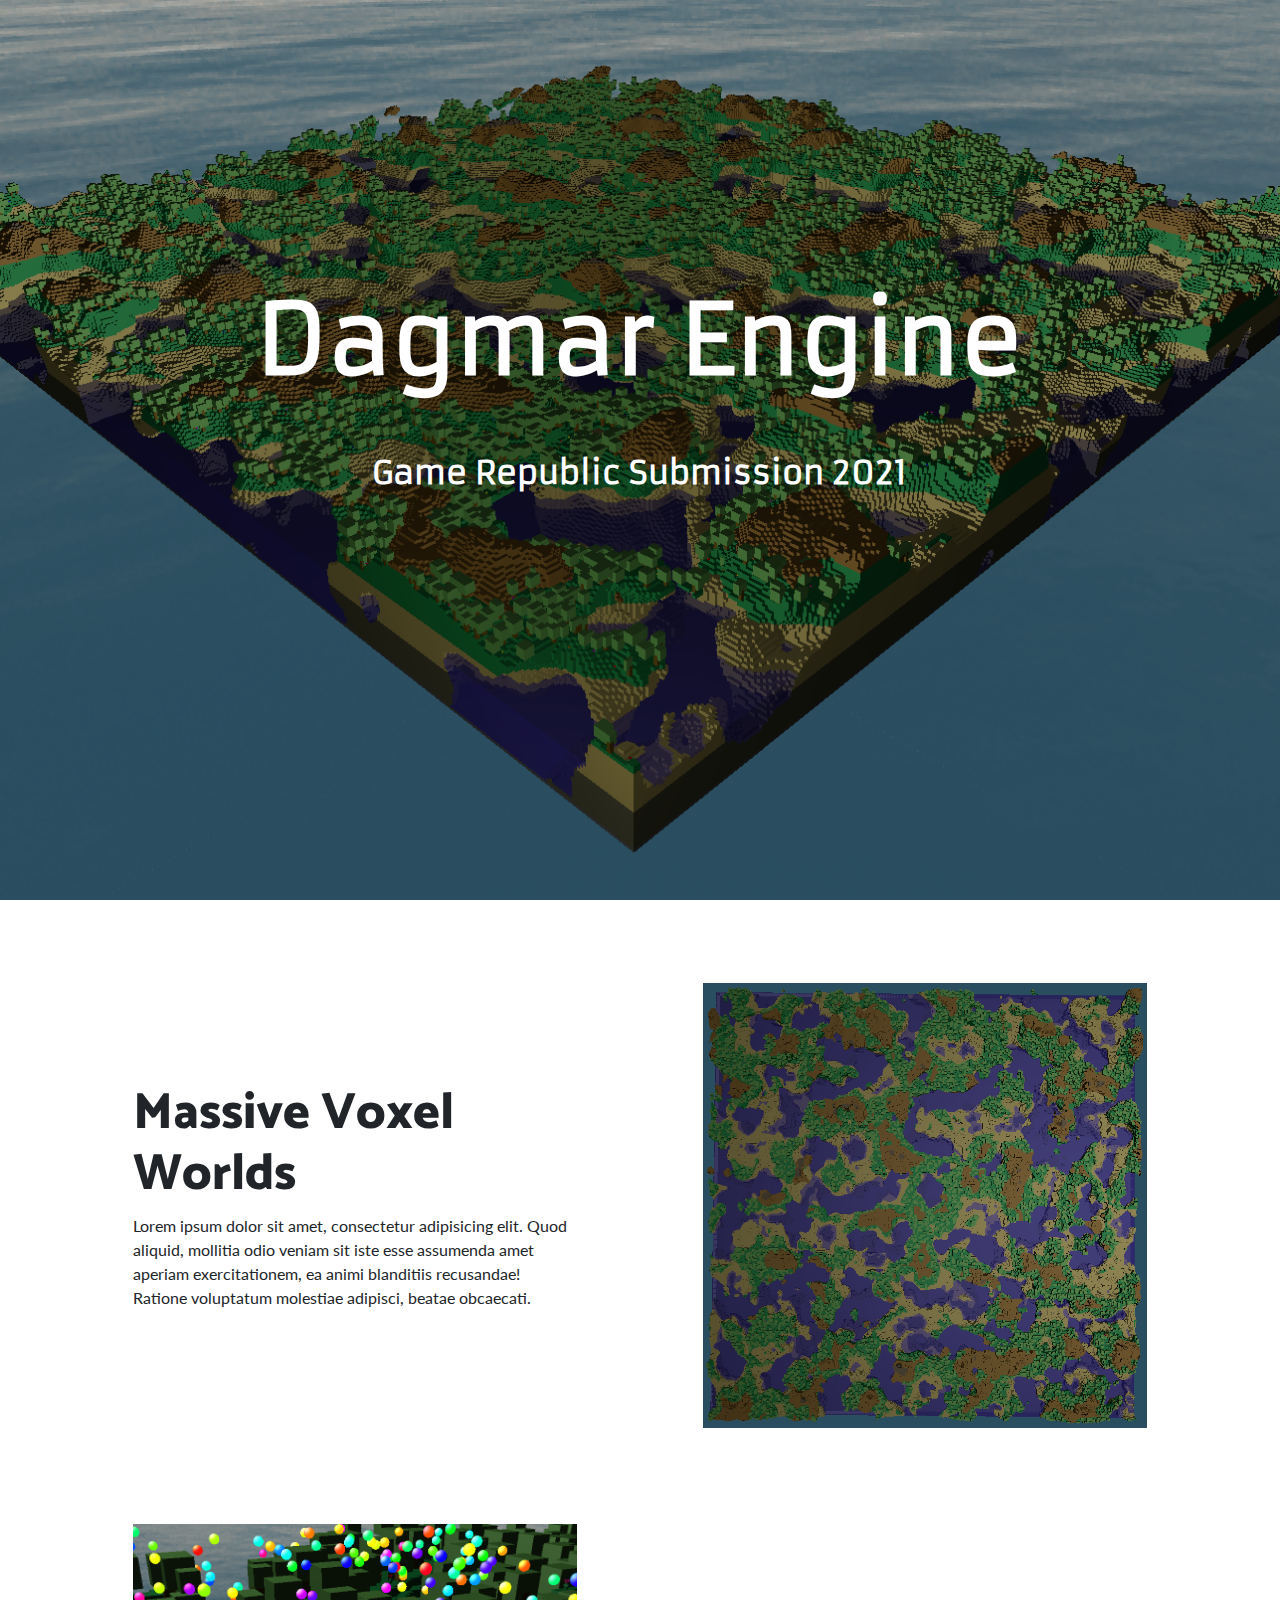
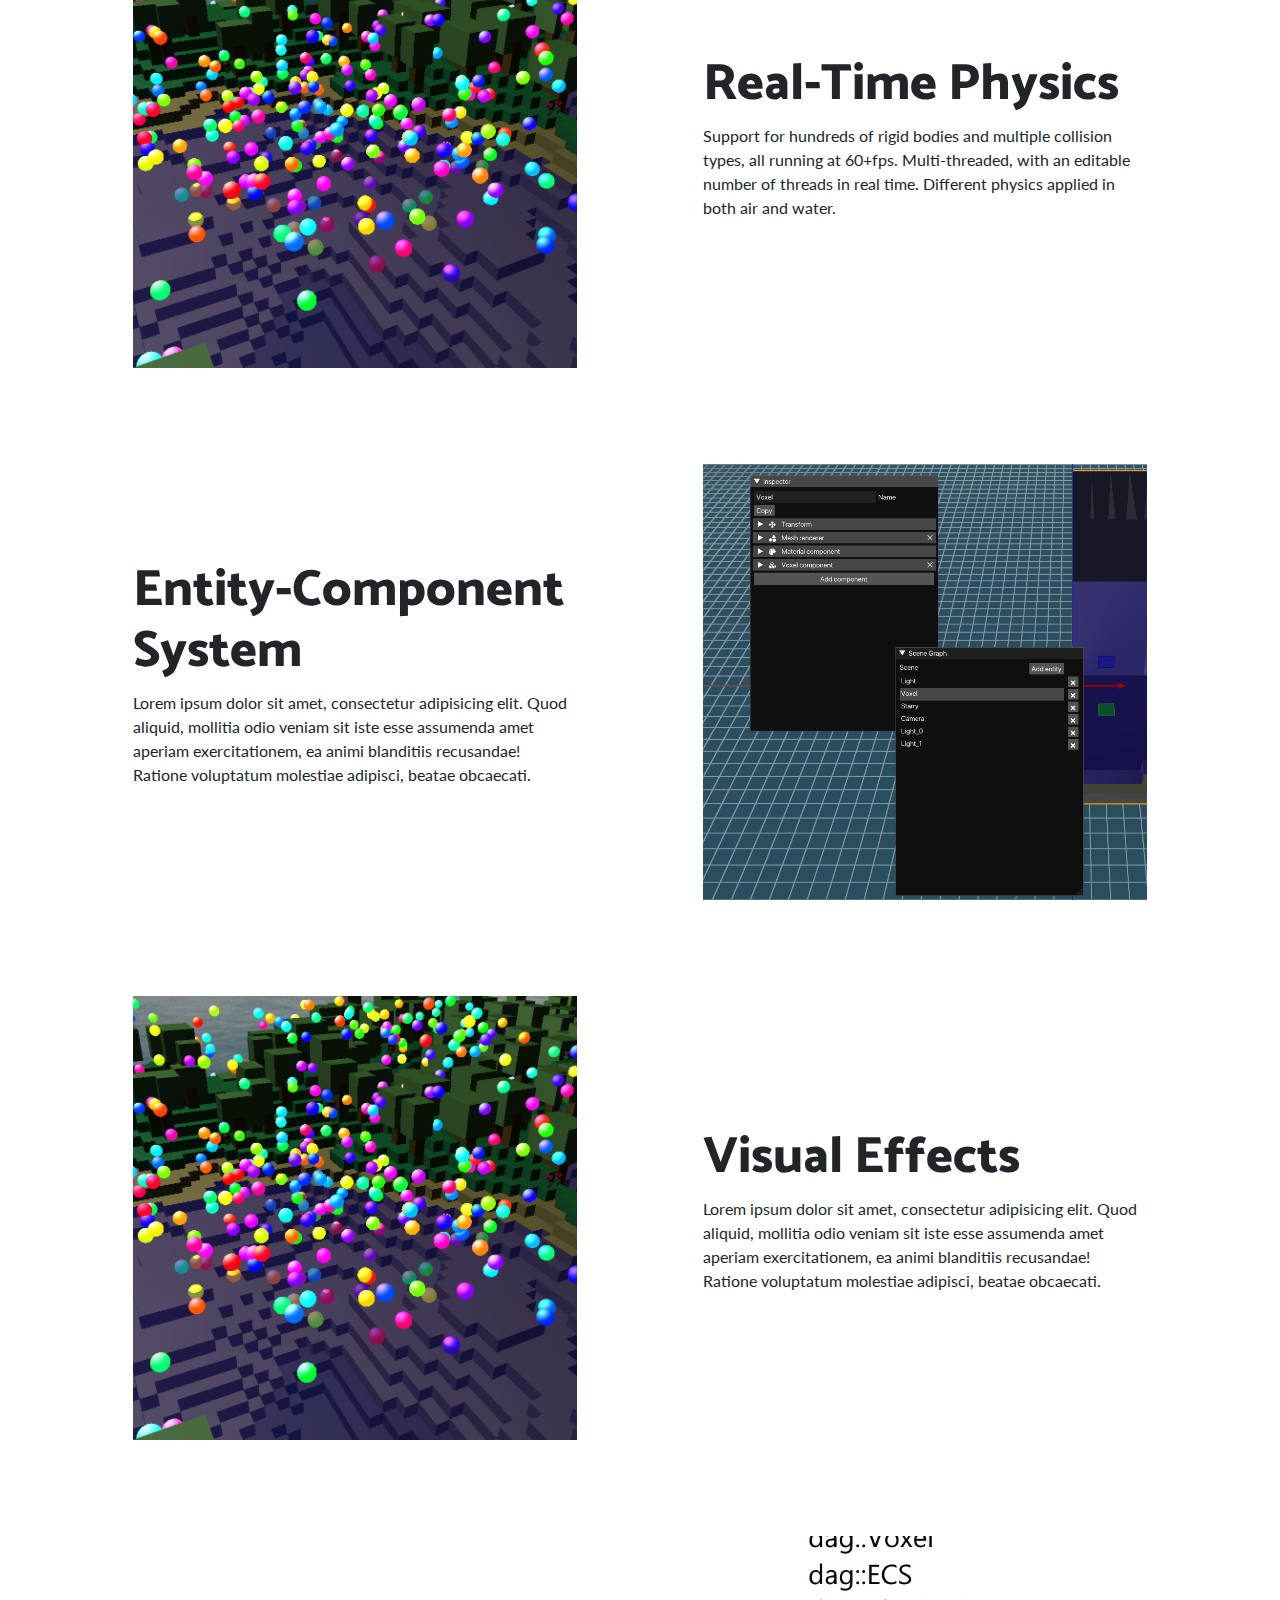
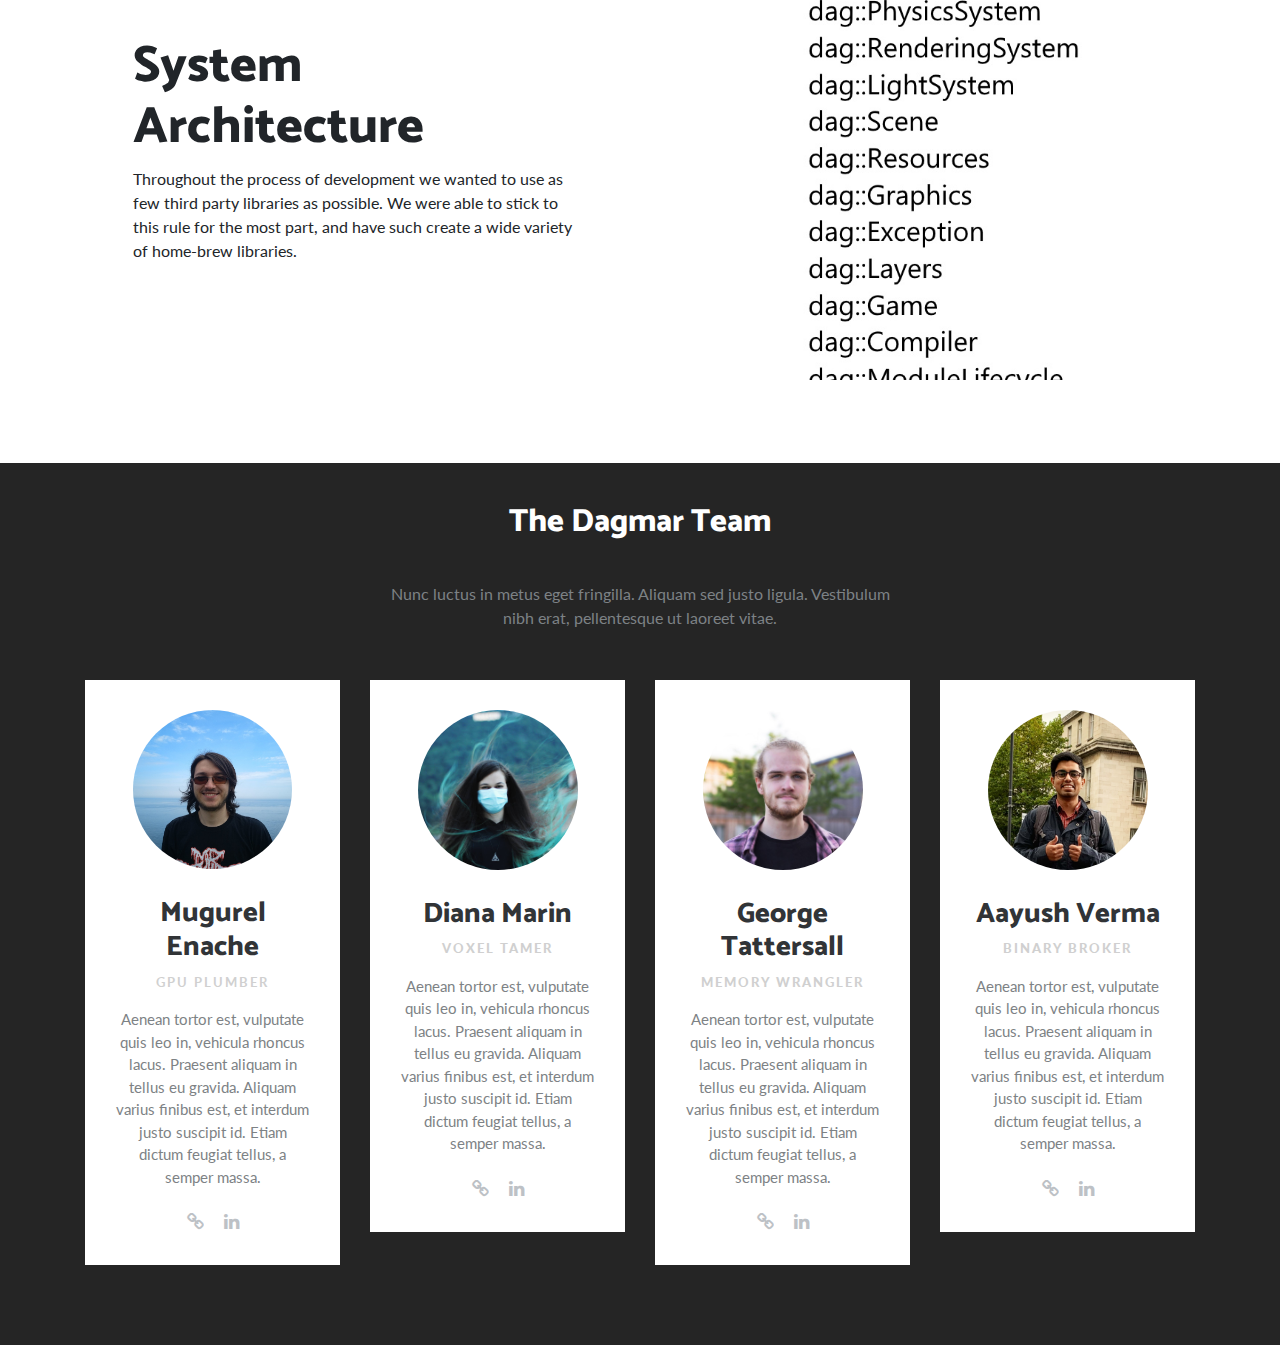
<file: index.html>
<!DOCTYPE html><html><head><meta charset="utf-8"><meta name="viewport" content="width=device-width, initial-scale=1.0, shrink-to-fit=no"><title>Home - Brand</title><link rel="stylesheet" href="assets/bootstrap/css/bootstrap.min.css"><link rel="stylesheet" href="https://fonts.googleapis.com/css?family=Catamaran:100,200,300,400,500,600,700,800,900"><link rel="stylesheet" href="https://fonts.googleapis.com/css?family=Lato:100,100i,300,300i,400,400i,700,700i,900,900i"><link rel="stylesheet" href="https://fonts.googleapis.com/css?family=Archivo+Black"><link rel="stylesheet" href="https://fonts.googleapis.com/css?family=Armata"><link rel="stylesheet" href="https://cdnjs.cloudflare.com/ajax/libs/font-awesome/4.7.0/css/font-awesome.min.css"><link rel="stylesheet" href="assets/css/styles.min.css"></head><body><header class="text-center text-white masthead" style="height: 100vh;padding: 0px;"><div class="d-xl-flex masthead-content" style="height: 100%;background: url(&quot;assets/img/voxel_0.png&quot;) center / cover, #000000;padding: 0;padding-top: 283px;"><div class="container" style="padding-left: 14px;"><h1 class="masthead-heading mb-0" style="font-family: Armata, sans-serif;padding-bottom: 56px;">Dagmar Engine</h1><h1 class="masthead-heading mb-0" style="font-family: Armata, sans-serif;font-size: 32px;">Game Republic Submission 2021</h1></div></div></header><section id="voxel" style="padding-top: 35px;"><div class="container homepage_container" style="position: relative;transform: initial;perspective: initial;filter: initial;"><a class="stretched-link" href="Voxels.html"></a><div class="row align-items-center"><div class="col-lg-6 order-lg-2" style="text-decoration: none;"><div class="p-5" style="text-decoration: none;"><img class="img-fluid" src="assets/img/voxel_1.png" style="text-decoration: none;"></div></div><div class="col-lg-6 order-lg-1"><div class="p-5"><h2 class="display-4" style="font-size: 51px;">Massive Voxel Worlds</h2><p>Lorem ipsum dolor sit amet, consectetur adipisicing elit. Quod aliquid, mollitia odio veniam sit iste esse assumenda amet aperiam exercitationem, ea animi blanditiis recusandae! Ratione voluptatum molestiae adipisci, beatae obcaecati.</p></div></div></div></div></section><section id="physics"><div class="container homepage_container" style="position: relative;transform: initial;perspective: initial;filter: initial;"><a class="stretched-link" href="Physics.html"></a><div class="row align-items-center"><div class="col-lg-6 order-lg-1"><div class="p-5"><img class="img-fluid" src="assets/img/physics_9.png"></div></div><div class="col-lg-6 order-lg-2"><div class="p-5"><h2 class="display-4" style="font-size: 51px;">Real-Time Physics</h2><p>Support for hundreds of rigid bodies and multiple collision types, all running at 60+fps. Multi-threaded, with an editable number of threads in real time. Different physics applied in both air and water.</p></div></div></div></div></section><section id="ecs"><div class="container homepage_container" style="position: relative;transform: initial;perspective: initial;filter: initial;"><a class="stretched-link" href="ECS.html"></a><div class="row align-items-center"><div class="col-lg-6 order-lg-2"><div class="p-5"><img class="img-fluid" src="assets/img/ecs.png"></div></div><div class="col-lg-6 order-lg-1"><div class="p-5"><h2 class="display-4" style="font-size: 51px;">Entity-Component System</h2><p>Lorem ipsum dolor sit amet, consectetur adipisicing elit. Quod aliquid, mollitia odio veniam sit iste esse assumenda amet aperiam exercitationem, ea animi blanditiis recusandae! Ratione voluptatum molestiae adipisci, beatae obcaecati.</p></div></div></div></div></section><section id="rendering"><div class="container homepage_container" style="position: relative;transform: initial;perspective: initial;filter: initial;"><a class="stretched-link" id="rendering" href="Rendering.html"></a><div class="row align-items-center"><div class="col-lg-6 order-lg-1"><div class="p-5"><img class="img-fluid" src="assets/img/physics_9.png"></div></div><div class="col-lg-6 order-lg-2"><div class="p-5"><h2 class="display-4" style="font-size: 51px;">Visual Effects</h2><p>Lorem ipsum dolor sit amet, consectetur adipisicing elit. Quod aliquid, mollitia odio veniam sit iste esse assumenda amet aperiam exercitationem, ea animi blanditiis recusandae! Ratione voluptatum molestiae adipisci, beatae obcaecati.</p></div></div></div></div></section><section id="architecture" class="homepage_card" style="padding-bottom: 35px;"><div class="container homepage_container"><a class="stretched-link" href="Physics.html"></a><div class="row align-items-center homepage_container"><div class="col-lg-6 order-lg-2"><div class="p-5"><img class="img-fluid" src="assets/img/dag_modules.jpg"></div></div><div class="col-lg-6 order-lg-1"><div class="p-5"><h2 class="display-4" style="font-size: 51px;">System Architecture</h2><p>Throughout the process of development we wanted to use as few third party libraries as possible. We were able to stick to this rule for the most part, and have such create a wide variety of home-brew libraries.</p></div></div></div></div></section><!-- Start: Team Boxed --><section class="team-boxed" style="background: rgb(37,37,37);"><div class="container"><!-- Start: Intro --><div class="intro"><h2 class="text-center" style="color: rgb(255,255,255);">The Dagmar Team</h2><p class="text-center">Nunc luctus in metus eget fringilla. Aliquam sed justo ligula. Vestibulum nibh erat, pellentesque ut laoreet vitae.</p></div><!-- End: Intro --><!-- Start: People --><div class="row row-cols-xl-4 people"><div class="col-md-6 col-lg-4 item"><div class="box"><img class="rounded-circle" src="assets/img/mugurel.jpg"><h3 class="name">Mugurel Enache</h3><p class="title">GPU Plumber</p><p class="description">Aenean tortor est, vulputate quis leo in, vehicula rhoncus lacus. Praesent aliquam in tellus eu gravida. Aliquam varius finibus est, et interdum justo suscipit id. Etiam dictum feugiat tellus, a semper massa. </p><div class="social"><a href="#"><i class="fa fa-link"></i></a><a href="#"><i class="fa fa-linkedin"></i></a></div></div></div><div class="col-md-6 col-lg-4 item"><div class="box"><img class="rounded-circle" src="assets/img/diana.jpg"><h3 class="name">Diana Marin</h3><p class="title"><strong>Voxel tamer</strong><br></p><p class="description">Aenean tortor est, vulputate quis leo in, vehicula rhoncus lacus. Praesent aliquam in tellus eu gravida. Aliquam varius finibus est, et interdum justo suscipit id. Etiam dictum feugiat tellus, a semper massa. </p><div class="social"><a href="#"><i class="fa fa-link"></i></a><a href="#"><i class="fa fa-linkedin"></i></a></div></div></div><div class="col-md-6 col-lg-4 item"><div class="box"><img class="rounded-circle" src="assets/img/Me.jpg"><h3 class="name">George Tattersall</h3><p class="title"><strong>memory wrangler</strong><br></p><p class="description">Aenean tortor est, vulputate quis leo in, vehicula rhoncus lacus. Praesent aliquam in tellus eu gravida. Aliquam varius finibus est, et interdum justo suscipit id. Etiam dictum feugiat tellus, a semper massa. </p><div class="social"><a href="#"><i class="fa fa-link"></i></a><a href="#"><i class="fa fa-linkedin"></i></a></div></div></div><div class="col-md-6 col-lg-4 item"><div class="box"><img class="rounded-circle" src="assets/img/aayush.jpg"><h3 class="name">Aayush Verma</h3><p class="title"><strong>Binary broker</strong><br></p><p class="description">Aenean tortor est, vulputate quis leo in, vehicula rhoncus lacus. Praesent aliquam in tellus eu gravida. Aliquam varius finibus est, et interdum justo suscipit id. Etiam dictum feugiat tellus, a semper massa. </p><div class="social"><a href="#"><i class="fa fa-link"></i></a><a href="#"><i class="fa fa-linkedin"></i></a></div></div></div></div><!-- End: People --></div></section><!-- End: Team Boxed --><script src="https://cdnjs.cloudflare.com/ajax/libs/jquery/3.5.1/jquery.min.js"></script><script src="https://cdnjs.cloudflare.com/ajax/libs/twitter-bootstrap/4.6.0/js/bootstrap.bundle.min.js"></script></body></html>
</file>
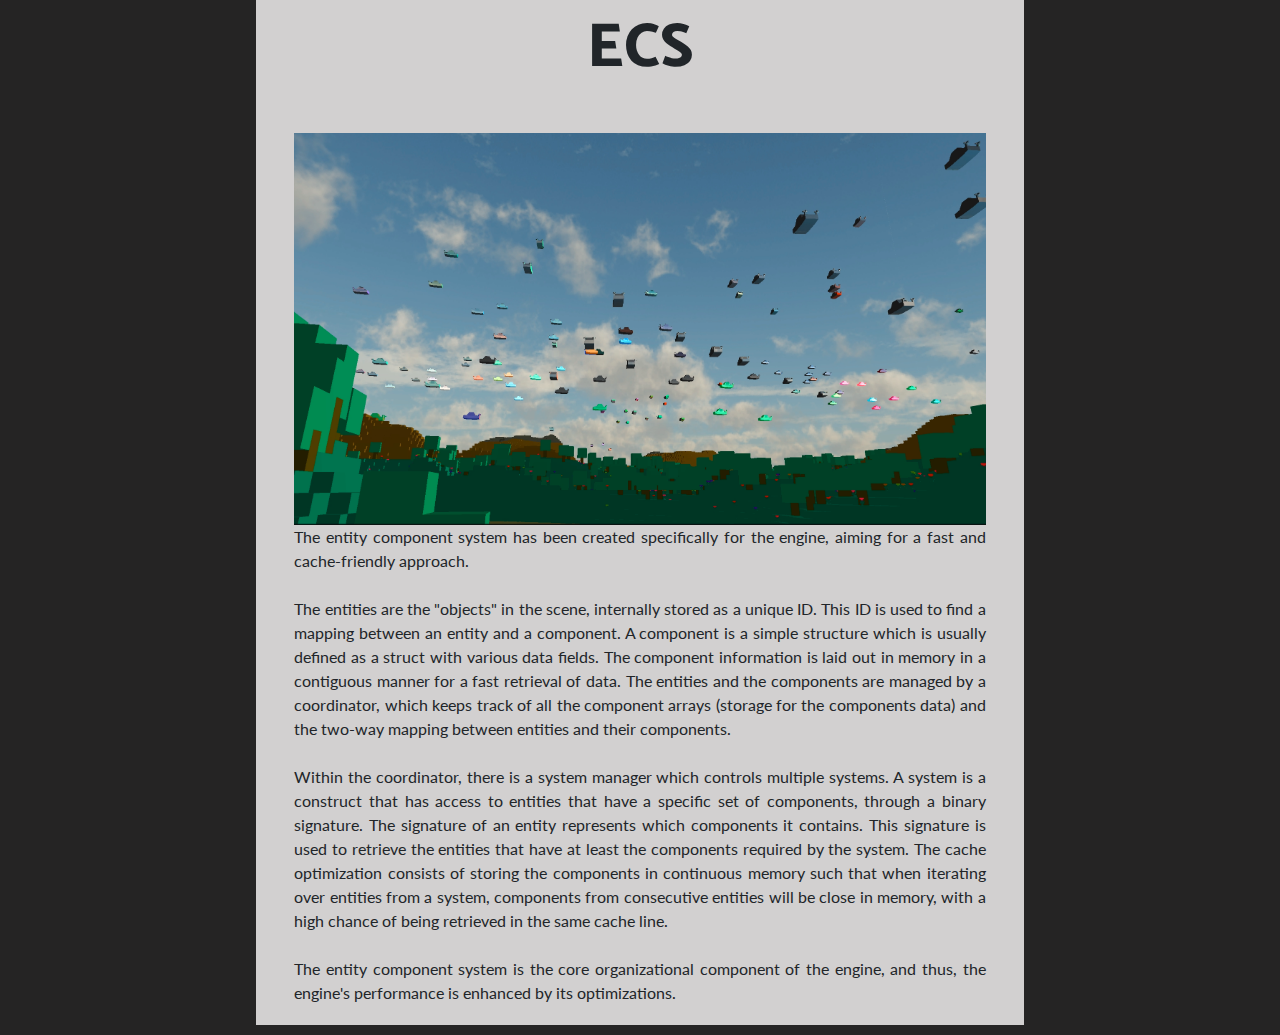
<file: ECS.html>
<!DOCTYPE html><html><head><meta charset="utf-8"><meta name="viewport" content="width=device-width, initial-scale=1.0, shrink-to-fit=no"><title>dagmar_website</title><link rel="stylesheet" href="assets/bootstrap/css/bootstrap.min.css"><link rel="stylesheet" href="https://fonts.googleapis.com/css?family=Catamaran:100,200,300,400,500,600,700,800,900"><link rel="stylesheet" href="https://fonts.googleapis.com/css?family=Lato:100,100i,300,300i,400,400i,700,700i,900,900i"><link rel="stylesheet" href="https://fonts.googleapis.com/css?family=Archivo+Black"><link rel="stylesheet" href="https://fonts.googleapis.com/css?family=Armata"><link rel="stylesheet" href="https://cdnjs.cloudflare.com/ajax/libs/font-awesome/4.7.0/css/font-awesome.min.css"><link rel="stylesheet" href="assets/css/styles.min.css"></head><body style="color: rgb(33,37,41);"><section class="d-flex d-sm-flex d-md-flex d-lg-flex d-xl-flex justify-content-center justify-content-sm-center justify-content-md-center justify-content-lg-center" style="width: 100%;height: auto;background: #252424;color: rgb(33, 37, 41);padding-bottom: 10px;min-height: 100vh;margin-bottom: 0px;"><div class="d-sm-flex d-md-flex flex-column align-items-sm-center justify-content-md-center justify-content-xl-start detail_page" style="background: rgb(210,208,208);padding-bottom: 0px;"><header class="d-flex d-sm-flex d-xl-flex justify-content-center justify-content-sm-center justify-content-xl-center align-items-xl-center" style="width: 100%;background: rgba(255,255,255,0);height: auto;position: relative;padding-top: 12px;"><h1 class="d-md-flex justify-content-md-center" style="font-size: 62px;">ECS</h1></header><div class="d-flex d-sm-flex d-md-flex d-xl-flex flex-column align-items-center align-items-sm-center align-items-md-center justify-content-xl-start align-items-xl-center" style="width: 100%;padding-top: 10px;height: auto;padding-bottom: 20px;"><div class="d-sm-flex d-xl-flex flex-column justify-content-sm-center justify-content-xl-center align-items-xl-center" style="width: 90%;height: auto;padding-top: 29px;"><img src="assets/img/ecs_pic.png" style="width: 100%;"><p class="text-justify" style="width: 100%;margin-bottom: 0px;">The entity component system has been created specifically for the engine, aiming for a fast and cache-friendly approach.<br><br>The entities are the "objects" in the scene, internally stored as a unique ID. This ID is used to find a mapping between an entity and a component. A component is a simple structure which is usually defined as a struct with various data fields. The component information is laid out in memory in a contiguous manner for a fast retrieval of data. The entities and the components are managed by a coordinator, which keeps track of all the component arrays (storage for the components data) and the two-way mapping between entities and their components.<br><br>Within the coordinator, there is a system manager which controls multiple systems. A system is a construct that has access to entities that have a specific set of components, through a binary signature. The signature of an entity represents which components it contains. This signature is used to retrieve the entities that have at least the components required by the system. The cache optimization consists of storing the components in continuous memory such that when iterating over entities from a system, components from consecutive entities will be close in memory, with a high chance of being retrieved in the same cache line.<br><br>The entity component system is the core organizational component of the engine, and thus, the engine's performance is enhanced by its optimizations.<br></p></div></div></div></section><script src="https://cdnjs.cloudflare.com/ajax/libs/jquery/3.5.1/jquery.min.js"></script><script src="https://cdnjs.cloudflare.com/ajax/libs/twitter-bootstrap/4.6.0/js/bootstrap.bundle.min.js"></script></body></html>
</file>
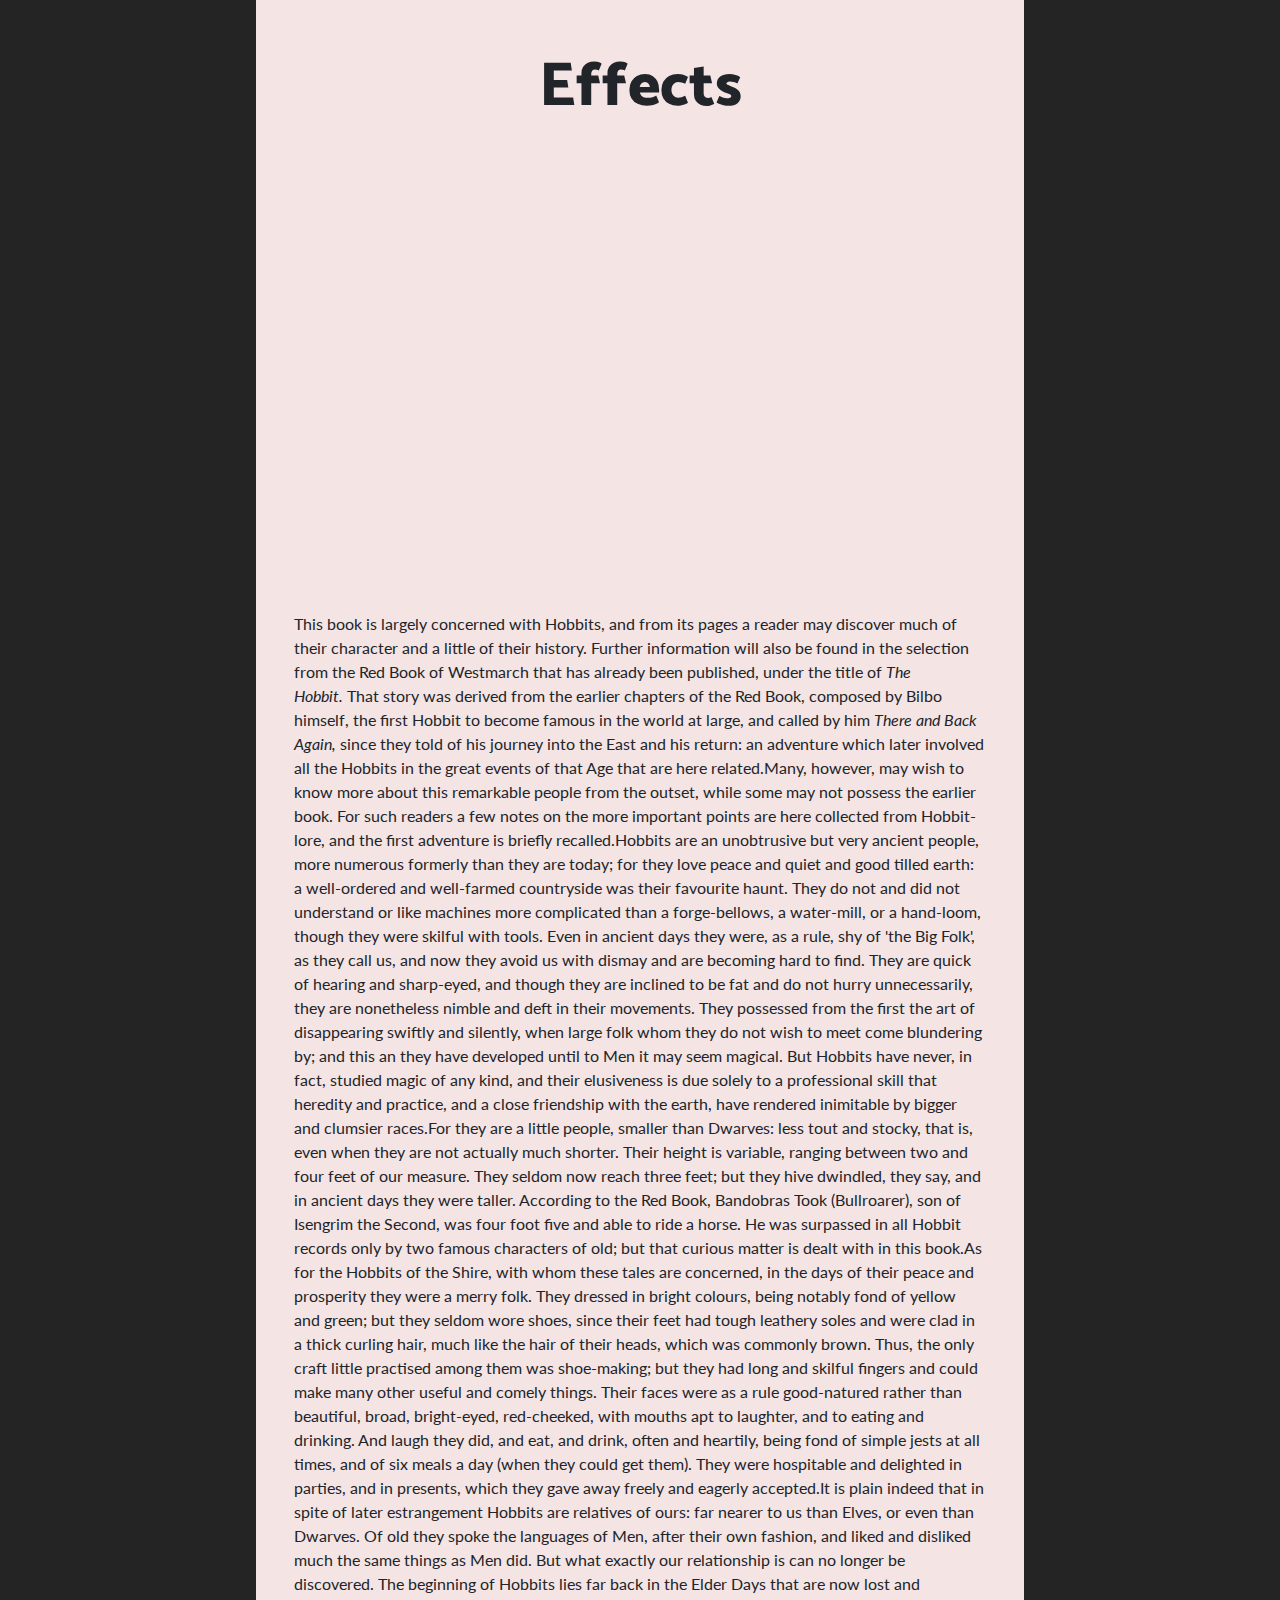
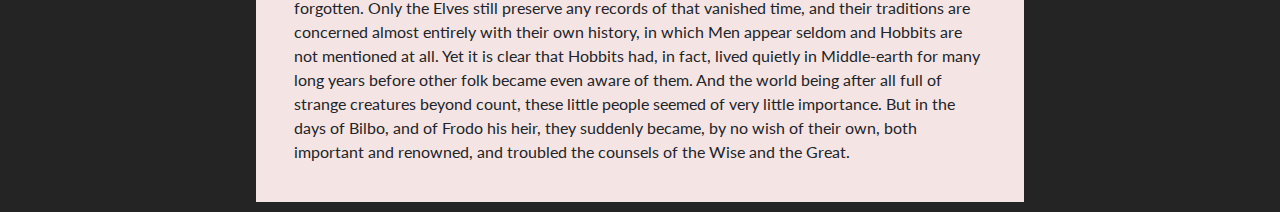
<file: Effects.html>
<!DOCTYPE html><html><head><meta charset="utf-8"><meta name="viewport" content="width=device-width, initial-scale=1.0, shrink-to-fit=no"><title>dagmar_website</title><link rel="stylesheet" href="assets/bootstrap/css/bootstrap.min.css"><link rel="stylesheet" href="https://fonts.googleapis.com/css?family=Catamaran:100,200,300,400,500,600,700,800,900"><link rel="stylesheet" href="https://fonts.googleapis.com/css?family=Lato:100,100i,300,300i,400,400i,700,700i,900,900i"><link rel="stylesheet" href="https://fonts.googleapis.com/css?family=Archivo+Black"><link rel="stylesheet" href="https://fonts.googleapis.com/css?family=Armata"><link rel="stylesheet" href="https://cdnjs.cloudflare.com/ajax/libs/font-awesome/4.7.0/css/font-awesome.min.css"><link rel="stylesheet" href="assets/css/styles.min.css"></head><body><section class="d-xl-flex" style="width: 100%;height: auto;background: #252424;color: rgb(33, 37, 41);padding-bottom: 10px;"><div style="width: 20%;height: auto;"><div class="d-xl-flex justify-content-xl-center align-items-xl-center" style="height: 10%;width: 100%;"><h1></h1></div></div><div style="width: 60%;background: #f4e4e4;padding-bottom: 77px;"><header class="d-xl-flex justify-content-xl-center align-items-xl-center" style="width: 100%;background: rgba(255,255,255,0);height: 10%;position: relative;padding-top: 12px;"><h1 style="font-size: 62px;">Effects</h1></header><div class="d-xl-flex flex-column align-items-start justify-content-xl-start align-items-xl-center" style="width: 100%;padding-top: 10px;height: auto;"><iframe allowfullscreen="" frameborder="0" src="https://www.youtube.com/embed/dNRyjrj4kTA" width="700" height="400" style="width: 520;height: 360;"></iframe><div class="d-xl-flex justify-content-xl-center align-items-xl-center" style="width: 90%;height: auto;padding-top: 29px;"><p style="width: 100%;">This book is largely concerned with Hobbits, and from its pages a reader may discover much of their character and a little of their history. Further information will also be found in the selection from the Red Book of Westmarch that has already been published, under the title of&nbsp;<em>The Hobbit.&nbsp;</em>That story was derived from the earlier chapters of the Red Book, composed by Bilbo himself, the first Hobbit to become famous in the world at large, and called by him&nbsp;<em>There and Back Again,</em>&nbsp;since they told of his journey into the East and his return: an adventure which later involved all the Hobbits in the great events of that Age that are here related.Many, however, may wish to know more about this remarkable people from the outset, while some may not possess the earlier book. For such readers a few notes on the more important points are here collected from Hobbit-lore, and the first adventure is briefly recalled.Hobbits are an unobtrusive but very ancient people, more numerous formerly than they are today; for they love peace and quiet and good tilled earth: a well-ordered and well-farmed countryside was their favourite haunt. They do not and did not understand or like machines more complicated than a forge-bellows, a water-mill, or a hand-loom, though they were skilful with tools. Even in ancient days they were, as a rule, shy of 'the Big Folk', as they call us, and now they avoid us with dismay and are becoming hard to find. They are quick of hearing and sharp-eyed, and though they are inclined to be fat and do not hurry unnecessarily, they are nonetheless nimble and deft in their movements. They possessed from the first the art of disappearing swiftly and silently, when large folk whom they do not wish to meet come blundering by; and this an they have developed until to Men it may seem magical. But Hobbits have never, in fact, studied magic of any kind, and their elusiveness is due solely to a professional skill that heredity and practice, and a close friendship with the earth, have rendered inimitable by bigger and clumsier races.For they are a little people, smaller than Dwarves: less tout and stocky, that is, even when they are not actually much shorter. Their height is variable, ranging between two and four feet of our measure. They seldom now reach three feet; but they hive dwindled, they say, and in ancient days they were taller. According to the Red Book, Bandobras Took (Bullroarer), son of Isengrim the Second, was four foot five and able to ride a horse. He was surpassed in all Hobbit records only by two famous characters of old; but that curious matter is dealt with in this book.As for the Hobbits of the Shire, with whom these tales are concerned, in the days of their peace and prosperity they were a merry folk. They dressed in bright colours, being notably fond of yellow and green; but they seldom wore shoes, since their feet had tough leathery soles and were clad in a thick curling hair, much like the hair of their heads, which was commonly brown. Thus, the only craft little practised among them was shoe-making; but they had long and skilful fingers and could make many other useful and comely things. Their faces were as a rule good-natured rather than beautiful, broad, bright-eyed, red-cheeked, with mouths apt to laughter, and to eating and drinking. And laugh they did, and eat, and drink, often and heartily, being fond of simple jests at all times, and of six meals a day (when they could get them). They were hospitable and delighted in parties, and in presents, which they gave away freely and eagerly accepted.It is plain indeed that in spite of later estrangement Hobbits are relatives of ours: far nearer to us than Elves, or even than Dwarves. Of old they spoke the languages of Men, after their own fashion, and liked and disliked much the same things as Men did. But what exactly our relationship is can no longer be discovered. The beginning of Hobbits lies far back in the Elder Days that are now lost and forgotten. Only the Elves still preserve any records of that vanished time, and their traditions are concerned almost entirely with their own history, in which Men appear seldom and Hobbits are not mentioned at all. Yet it is clear that Hobbits had, in fact, lived quietly in Middle-earth for many long years before other folk became even aware of them. And the world being after all full of strange creatures beyond count, these little people seemed of very little importance. But in the days of Bilbo, and of Frodo his heir, they suddenly became, by no wish of their own, both important and renowned, and troubled the counsels of the Wise and the Great.<br><br></p></div></div></div></section><script src="https://cdnjs.cloudflare.com/ajax/libs/jquery/3.5.1/jquery.min.js"></script><script src="https://cdnjs.cloudflare.com/ajax/libs/twitter-bootstrap/4.6.0/js/bootstrap.bundle.min.js"></script></body></html>
</file>
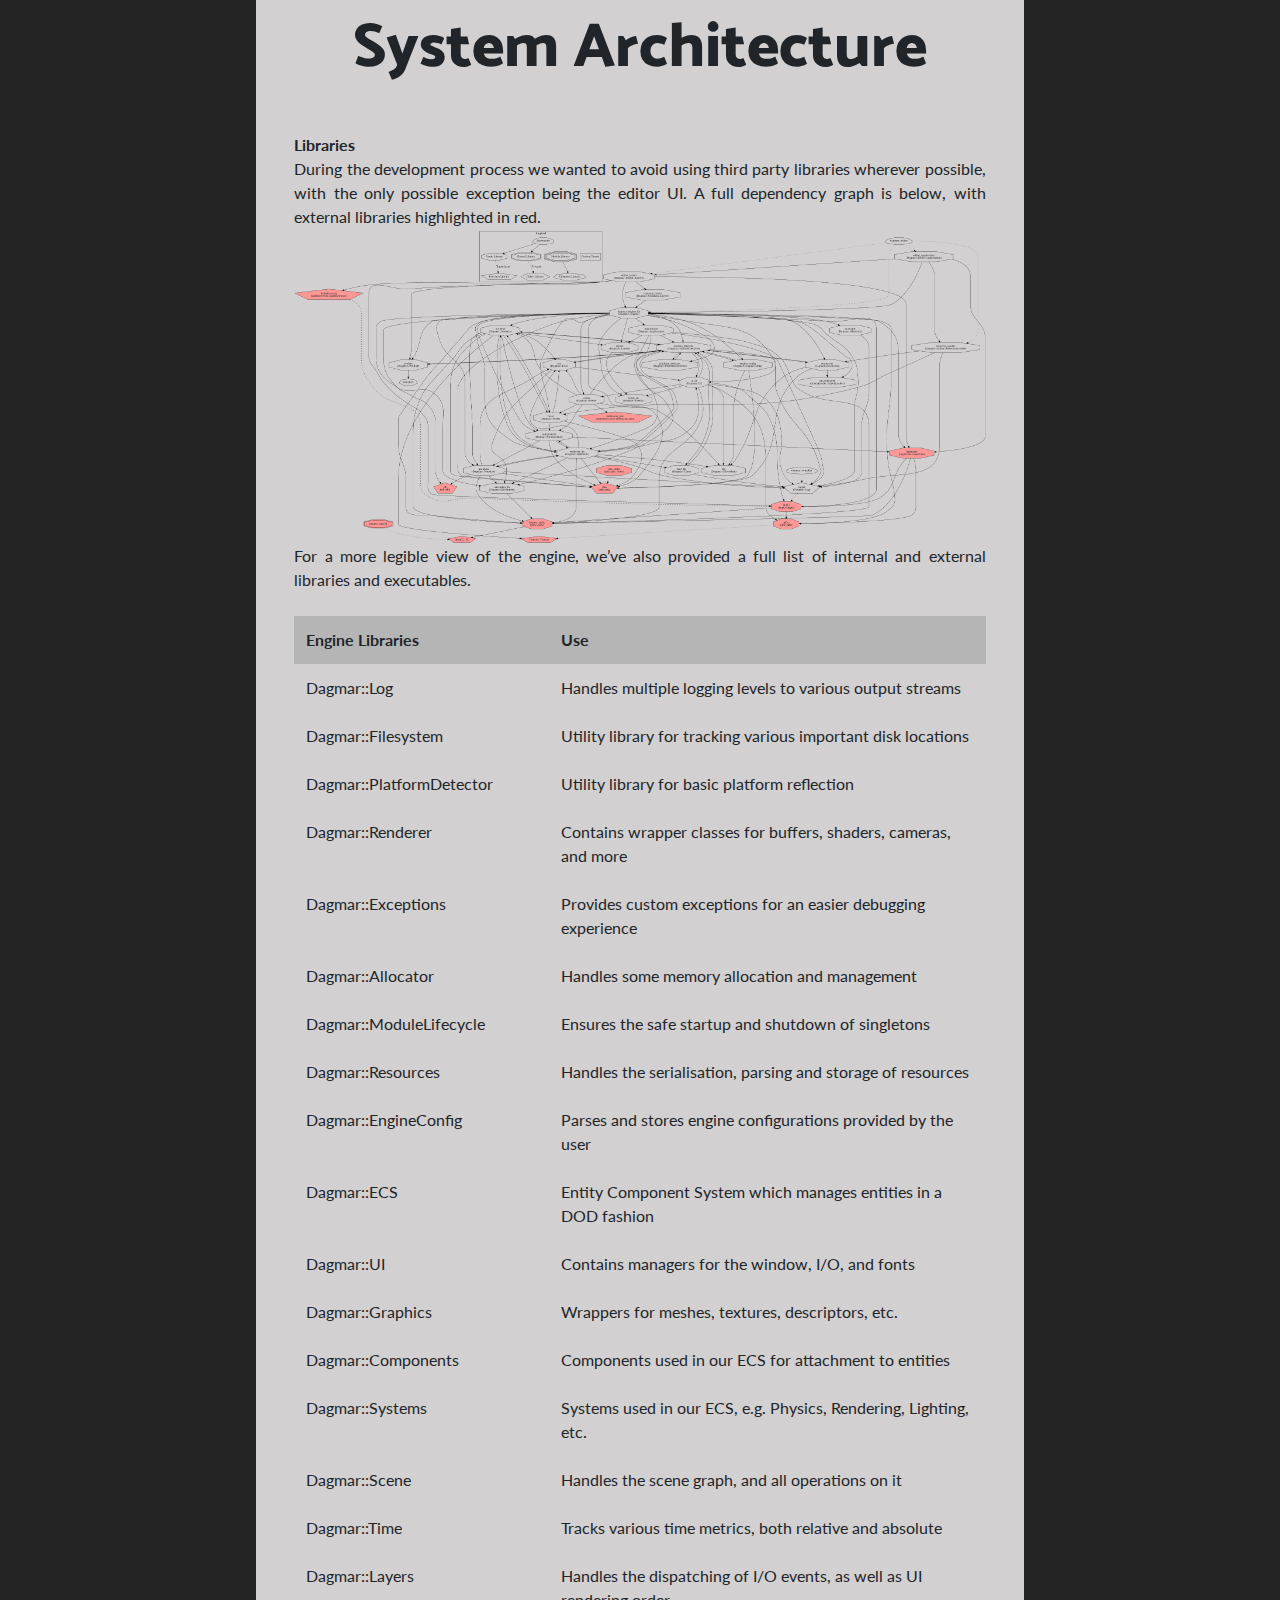
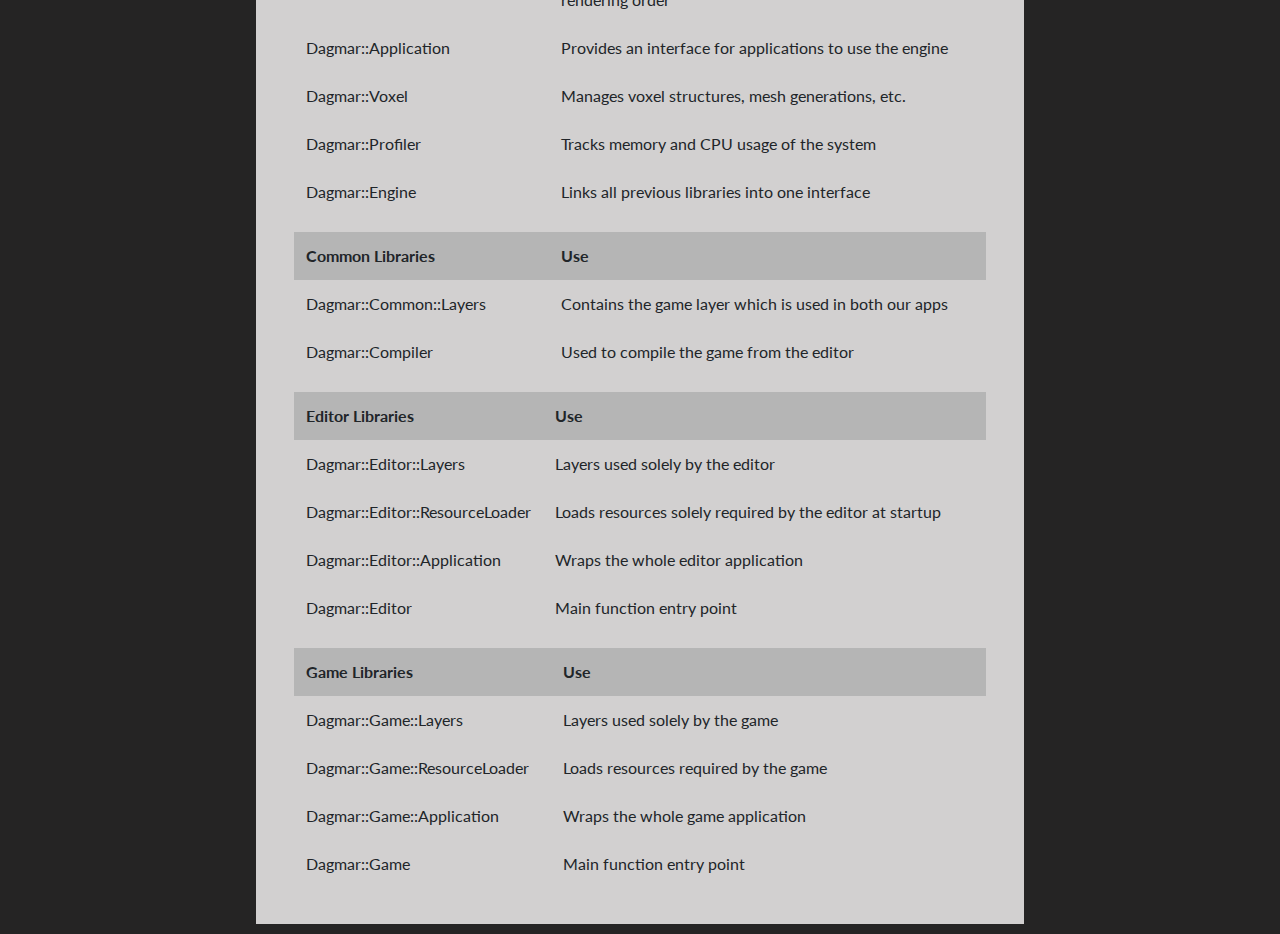
<file: Libraries.html>
<!DOCTYPE html><html><head><meta charset="utf-8"><meta name="viewport" content="width=device-width, initial-scale=1.0, shrink-to-fit=no"><title>dagmar_website</title><link rel="stylesheet" href="assets/bootstrap/css/bootstrap.min.css"><link rel="stylesheet" href="https://fonts.googleapis.com/css?family=Catamaran:100,200,300,400,500,600,700,800,900"><link rel="stylesheet" href="https://fonts.googleapis.com/css?family=Lato:100,100i,300,300i,400,400i,700,700i,900,900i"><link rel="stylesheet" href="https://fonts.googleapis.com/css?family=Archivo+Black"><link rel="stylesheet" href="https://fonts.googleapis.com/css?family=Armata"><link rel="stylesheet" href="https://cdnjs.cloudflare.com/ajax/libs/font-awesome/4.7.0/css/font-awesome.min.css"><link rel="stylesheet" href="assets/css/styles.min.css"></head><body style="color: rgb(33,37,41);"><section class="d-flex d-sm-flex d-md-flex d-lg-flex d-xl-flex justify-content-center justify-content-sm-center justify-content-md-center justify-content-lg-center" style="width: 100%;height: auto;background: #252424;color: rgb(33, 37, 41);padding-bottom: 10px;min-height: 100vh;margin-bottom: 0px;"><div class="d-sm-flex d-md-flex flex-column align-items-sm-center justify-content-md-center justify-content-xl-start detail_page" style="background: rgb(210,208,208);padding-bottom: 0px;"><header class="d-flex d-sm-flex d-xl-flex justify-content-center justify-content-sm-center justify-content-xl-center align-items-xl-center" style="width: 100%;background: rgba(255,255,255,0);height: auto;position: relative;padding-top: 12px;"><h1 class="d-md-flex justify-content-md-center" style="font-size: 62px;">System Architecture</h1></header><div class="d-flex d-sm-flex d-md-flex d-xl-flex flex-column align-items-center align-items-sm-center align-items-md-center justify-content-xl-start align-items-xl-center" style="width: 100%;padding-top: 10px;height: auto;padding-bottom: 20px;"><div class="d-sm-flex d-xl-flex flex-column justify-content-sm-center justify-content-xl-center align-items-xl-center" style="width: 90%;height: auto;padding-top: 29px;"><p class="text-justify" style="width: 100%;margin-bottom: 0px;"><strong>Libraries</strong><br>During the development process we wanted to avoid using third party libraries wherever possible, with the only possible exception being the editor UI. A full dependency graph is below, with external libraries highlighted in red.<br></p><img src="assets/img/dagmar_arch_trans.png" style="width: 100%;"><p class="text-justify" style="width: 100%;margin-bottom: 0px;">For a more legible view of the engine, we’ve also provided a full list of internal and external libraries and executables.<br><br></p><div style="width: auto;"><div class="table-responsive table-borderless" style="border-style: none;width: 100%;"><table class="table table-bordered"><thead style="border-style: none;background: #b5b5b5;"><tr><th>Engine Libraries</th><th>Use</th></tr></thead><tbody><tr style="height: 40px;"><td style="width: 193px;">Dagmar::Log<br></td><td>Handles multiple logging levels to various output streams</td></tr><tr style="height: 40px;"><td>Dagmar::Filesystem</td><td>Utility library for tracking various important disk locations<br></td></tr><tr><td>Dagmar::PlatformDetector</td><td>Utility library for basic platform reflection</td></tr><tr><td>Dagmar::Renderer</td><td>Contains wrapper classes for buffers, shaders, cameras, and more</td></tr><tr><td>Dagmar::Exceptions</td><td>Provides custom exceptions for an easier debugging experience<br></td></tr><tr><td>Dagmar::Allocator</td><td>Handles some memory allocation and management</td></tr><tr><td>Dagmar::ModuleLifecycle</td><td>Ensures the safe startup and shutdown of singletons</td></tr><tr><td>Dagmar::Resources</td><td>Handles the serialisation, parsing and storage of resources</td></tr><tr><td>Dagmar::EngineConfig</td><td>Parses and stores engine configurations provided by the user</td></tr><tr><td>Dagmar::ECS</td><td>Entity Component System which manages entities in a DOD fashion</td></tr><tr><td>Dagmar::UI</td><td>Contains managers for the window, I/O, and fonts</td></tr><tr><td>Dagmar::Graphics</td><td>Wrappers for meshes, textures, descriptors, etc.</td></tr><tr><td>Dagmar::Components</td><td>Components used in our ECS for attachment to entities</td></tr><tr><td>Dagmar::Systems</td><td>Systems used in our ECS, e.g. Physics, Rendering, Lighting, etc.</td></tr><tr><td>Dagmar::Scene </td><td>Handles the scene graph, and all operations on it</td></tr><tr><td style="width: 255px;">Dagmar::Time</td><td>Tracks various time metrics, both relative and absolute</td></tr><tr><td>Dagmar::Layers</td><td>Handles the dispatching of I/O events, as well as UI rendering order</td></tr><tr><td>Dagmar::Application</td><td>Provides an interface for applications to use the engine</td></tr><tr><td>Dagmar::Voxel</td><td>Manages voxel structures, mesh generations, etc.</td></tr><tr><td>Dagmar::Profiler</td><td>Tracks memory and CPU usage of the system</td></tr><tr><td>Dagmar::Engine</td><td>Links all previous libraries into one interface</td></tr></tbody></table></div><div class="table-responsive table-borderless" style="border-style: none;width: 100%;"><table class="table table-bordered"><thead style="border-style: none;background: #b5b5b5;"><tr><th style="width: 255px;">Common Libraries</th><th>Use</th></tr></thead><tbody><tr><td>Dagmar::Common::Layers<br></td><td>Contains the game layer which is used in both our apps</td></tr><tr><td>Dagmar::Compiler<br></td><td>Used to compile the game from the editor</td></tr></tbody></table></div><div class="table-responsive table-borderless" style="border-style: none;width: 100%;"><table class="table table-bordered"><thead style="border-style: none;background: #b5b5b5;"><tr><th style="width: 215px;">Editor Libraries</th><th>Use</th></tr></thead><tbody><tr><td>Dagmar::Editor::Layers<br></td><td>Layers used solely by the editor</td></tr><tr><td>Dagmar::Editor::ResourceLoader<br></td><td>Loads resources solely required by the editor at startup</td></tr><tr><td>Dagmar::Editor::Application</td><td>Wraps the whole editor application</td></tr><tr><td>Dagmar::Editor</td><td>Main function entry point</td></tr></tbody></table></div><div class="table-responsive table-borderless" style="border-style: none;width: 100%;"><table class="table table-bordered"><thead style="border-style: none;background: #b5b5b5;"><tr><th style="width: 257px;">Game Libraries</th><th>Use</th></tr></thead><tbody><tr><td>Dagmar::Game::Layers<br></td><td>Layers used solely by the game</td></tr><tr><td>Dagmar::Game::ResourceLoader<br></td><td>Loads resources required by the game</td></tr><tr><td>Dagmar::Game::Application</td><td>Wraps the whole game application<br></td></tr><tr><td>Dagmar::Game</td><td>Main function entry point</td></tr></tbody></table></div></div></div></div></div></section><script src="https://cdnjs.cloudflare.com/ajax/libs/jquery/3.5.1/jquery.min.js"></script><script src="https://cdnjs.cloudflare.com/ajax/libs/twitter-bootstrap/4.6.0/js/bootstrap.bundle.min.js"></script></body></html>
</file>
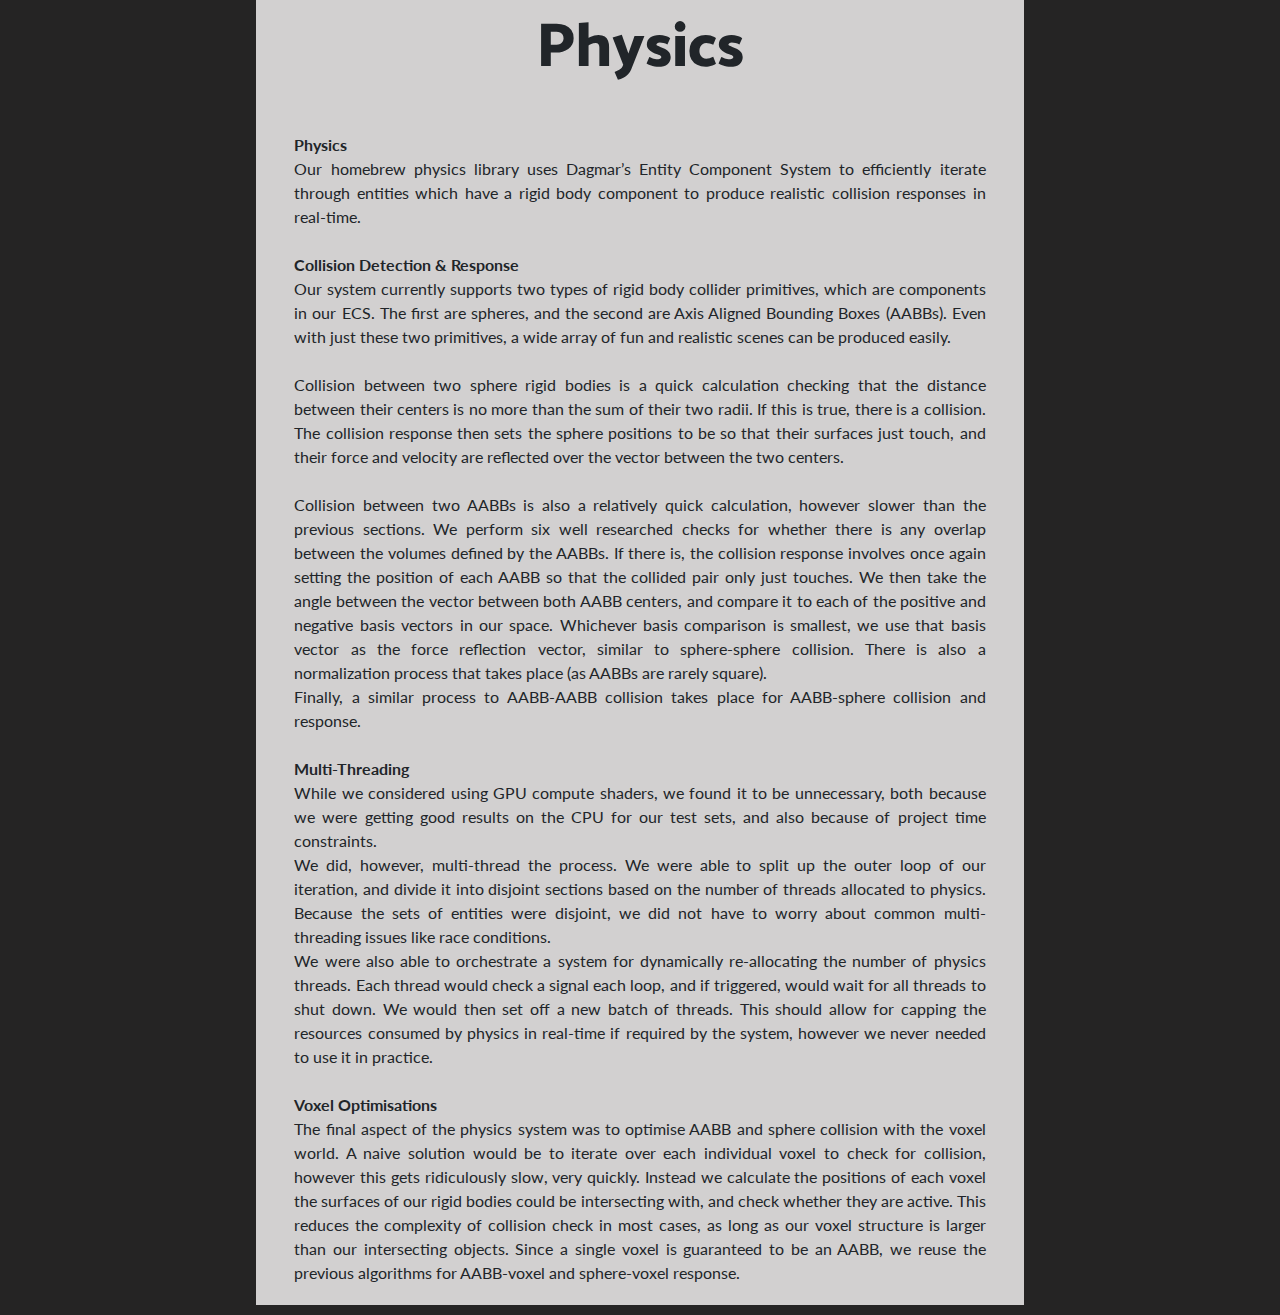
<file: Physics.html>
<!DOCTYPE html><html><head><meta charset="utf-8"><meta name="viewport" content="width=device-width, initial-scale=1.0, shrink-to-fit=no"><title>dagmar_website</title><link rel="stylesheet" href="assets/bootstrap/css/bootstrap.min.css"><link rel="stylesheet" href="https://fonts.googleapis.com/css?family=Catamaran:100,200,300,400,500,600,700,800,900"><link rel="stylesheet" href="https://fonts.googleapis.com/css?family=Lato:100,100i,300,300i,400,400i,700,700i,900,900i"><link rel="stylesheet" href="https://fonts.googleapis.com/css?family=Archivo+Black"><link rel="stylesheet" href="https://fonts.googleapis.com/css?family=Armata"><link rel="stylesheet" href="https://cdnjs.cloudflare.com/ajax/libs/font-awesome/4.7.0/css/font-awesome.min.css"><link rel="stylesheet" href="assets/css/styles.min.css"></head><body style="color: rgb(33,37,41);"><section class="d-flex d-sm-flex d-md-flex d-lg-flex d-xl-flex justify-content-center justify-content-sm-center justify-content-md-center justify-content-lg-center" style="width: 100%;height: auto;background: #252424;color: rgb(33, 37, 41);padding-bottom: 10px;min-height: 100vh;margin-bottom: 0px;"><div class="d-sm-flex d-md-flex flex-column align-items-sm-center justify-content-md-center justify-content-xl-start detail_page" style="background: rgb(210,208,208);padding-bottom: 0px;"><header class="d-flex d-sm-flex d-xl-flex justify-content-center justify-content-sm-center justify-content-xl-center align-items-xl-center" style="width: 100%;background: rgba(255,255,255,0);height: auto;position: relative;padding-top: 12px;"><h1 class="d-md-flex justify-content-md-center" style="font-size: 62px;">Physics</h1></header><div class="d-flex d-sm-flex d-md-flex d-xl-flex flex-column align-items-center align-items-sm-center align-items-md-center justify-content-xl-start align-items-xl-center" style="width: 100%;padding-top: 10px;height: auto;padding-bottom: 20px;"><div class="d-sm-flex d-xl-flex justify-content-sm-center justify-content-xl-center align-items-xl-center" style="width: 90%;height: auto;padding-top: 29px;"><p class="text-justify" style="width: 100%;margin-bottom: 0px;"><strong>Physics</strong><br>Our homebrew physics library uses Dagmar’s Entity Component System to efficiently iterate through entities which have a rigid body component to produce realistic collision responses in real-time.<br><br><strong>Collision Detection &amp; Response</strong><br>Our system currently supports two types of rigid body collider primitives, which are components in our ECS. The first are spheres, and the second are Axis Aligned Bounding Boxes (AABBs). Even with just these two primitives, a wide array of fun and realistic scenes can be produced easily.<br><br>Collision between two sphere rigid bodies is a quick calculation checking that the distance between their centers is no more than the sum of their two radii. If this is true, there is a collision. The collision response then sets the sphere positions to be so that their surfaces just touch, and their force and velocity are reflected over the vector between the two centers.<br><br>Collision between two AABBs is also a relatively quick calculation, however slower than the previous sections. We perform six well researched checks for whether there is any overlap between the volumes defined by the AABBs. If there is, the collision response involves once again setting the position of each AABB so that the collided pair only just touches. We then take the angle between the vector between both AABB centers, and compare it to each of the positive and negative basis vectors in our space. Whichever basis comparison is smallest, we use that basis vector as the force reflection vector, similar to sphere-sphere collision. There is also a normalization process that takes place (as AABBs are rarely square).<br>Finally, a similar process to AABB-AABB collision takes place for AABB-sphere collision and response.<br><br><strong>Multi-Threading</strong><br>While we considered using GPU compute shaders, we found it to be unnecessary, both because we were getting good results on the CPU for our test sets, and also because of project time constraints.<br>We did, however, multi-thread the process. We were able to split up the outer loop of our iteration, and divide it into disjoint sections based on the number of threads allocated to physics. Because the sets of entities were disjoint, we did not have to worry about common multi-threading issues like race conditions.<br>We were also able to orchestrate a system for dynamically re-allocating the number of physics threads. Each thread would check a signal each loop, and if triggered, would wait for all threads to shut down. We would then set off a new batch of threads. This should allow for capping the resources consumed by physics in real-time if required by the system, however we never needed to use it in practice.<br><br><strong>Voxel Optimisations</strong><br>The final aspect of the physics system was to optimise AABB and sphere collision with the voxel world. A naive solution would be to iterate over each individual voxel to check for collision, however this gets ridiculously slow, very quickly. Instead we calculate the positions of each voxel the surfaces of our rigid bodies could be intersecting with, and check whether they are active. This reduces the complexity of collision check in most cases, as long as our voxel structure is larger than our intersecting objects. Since a single voxel is guaranteed to be an AABB, we reuse the previous algorithms for AABB-voxel and sphere-voxel response.<br></p></div></div></div></section><script src="https://cdnjs.cloudflare.com/ajax/libs/jquery/3.5.1/jquery.min.js"></script><script src="https://cdnjs.cloudflare.com/ajax/libs/twitter-bootstrap/4.6.0/js/bootstrap.bundle.min.js"></script></body></html>
</file>
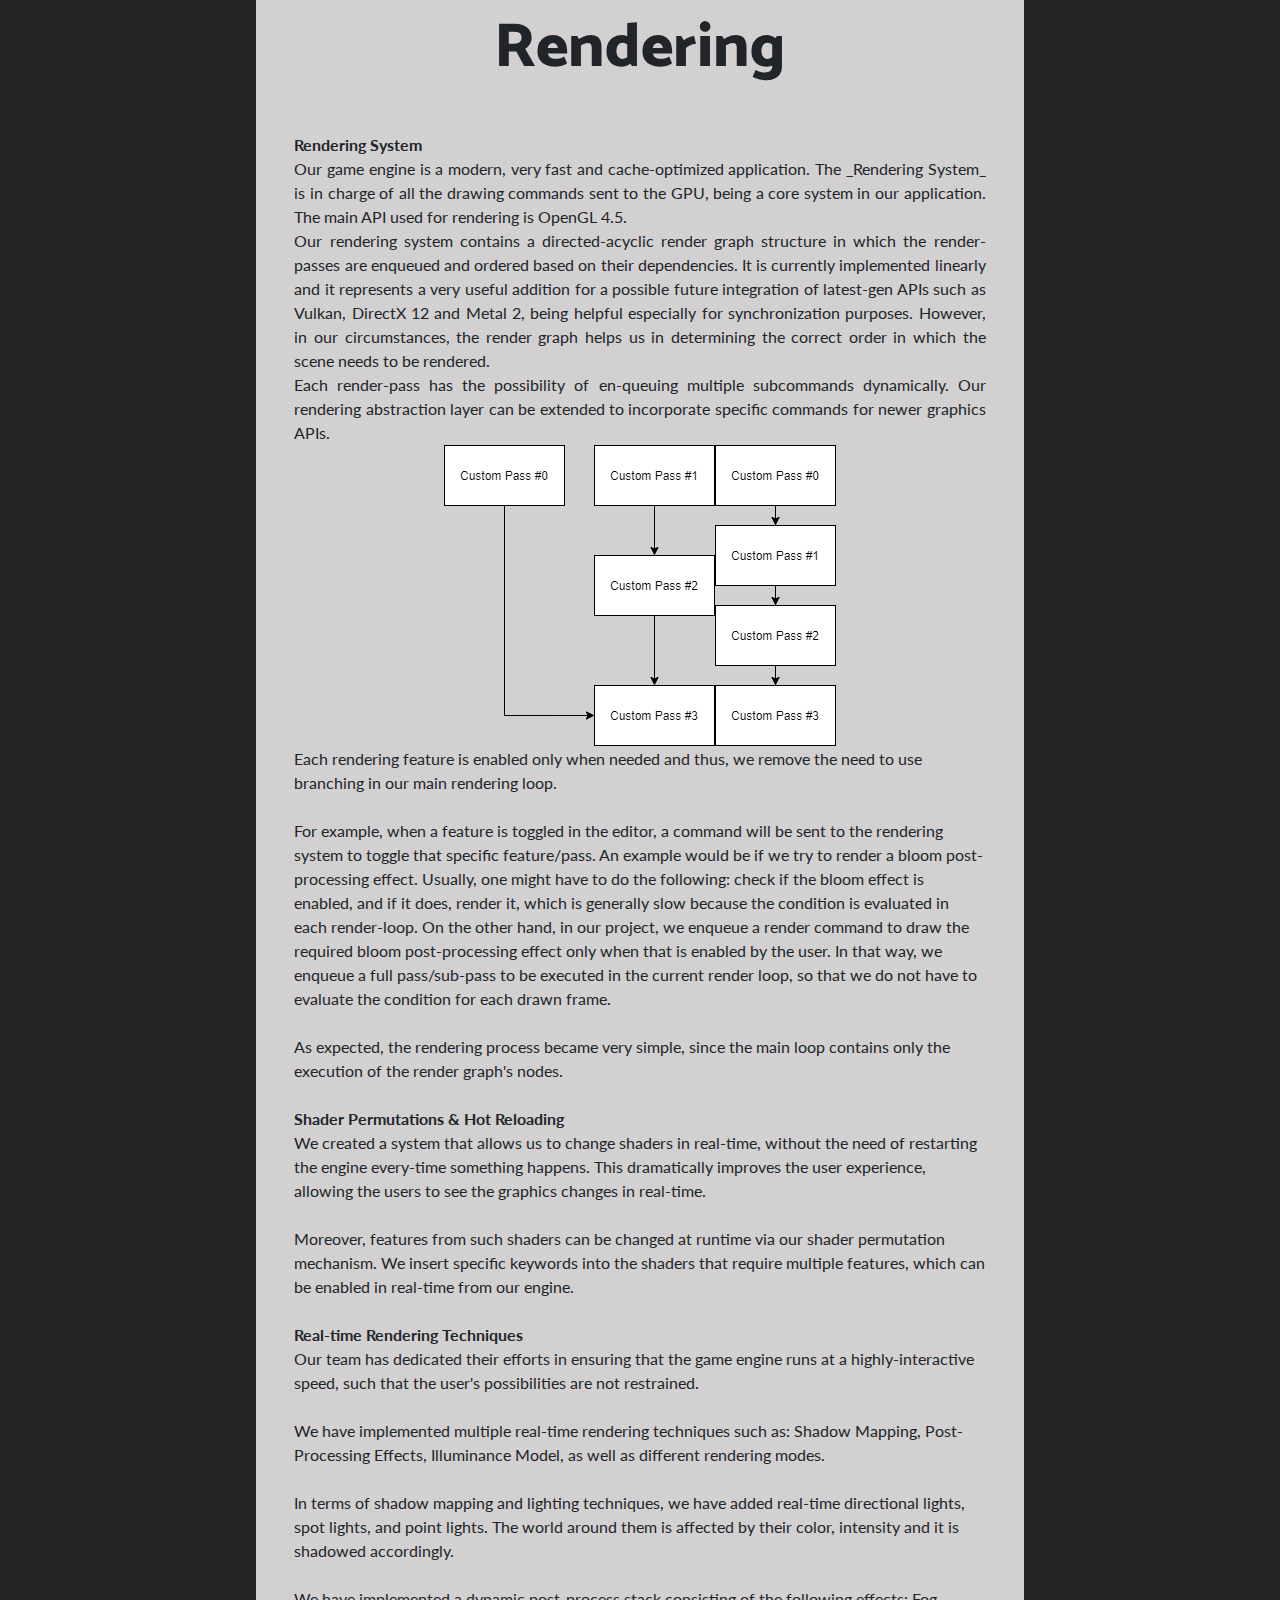
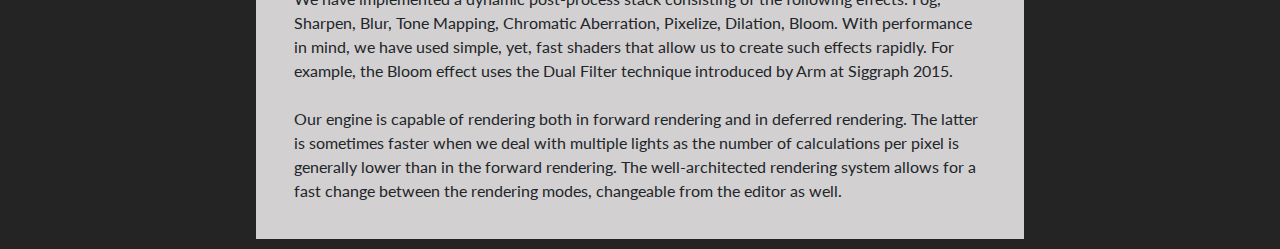
<file: Rendering.html>
<!DOCTYPE html><html><head><meta charset="utf-8"><meta name="viewport" content="width=device-width, initial-scale=1.0, shrink-to-fit=no"><title>dagmar_website</title><link rel="stylesheet" href="assets/bootstrap/css/bootstrap.min.css"><link rel="stylesheet" href="https://fonts.googleapis.com/css?family=Catamaran:100,200,300,400,500,600,700,800,900"><link rel="stylesheet" href="https://fonts.googleapis.com/css?family=Lato:100,100i,300,300i,400,400i,700,700i,900,900i"><link rel="stylesheet" href="https://fonts.googleapis.com/css?family=Archivo+Black"><link rel="stylesheet" href="https://fonts.googleapis.com/css?family=Armata"><link rel="stylesheet" href="https://cdnjs.cloudflare.com/ajax/libs/font-awesome/4.7.0/css/font-awesome.min.css"><link rel="stylesheet" href="assets/css/styles.min.css"></head><body style="color: rgb(33,37,41);"><section class="d-flex d-sm-flex d-md-flex d-lg-flex d-xl-flex justify-content-center justify-content-sm-center justify-content-md-center justify-content-lg-center" style="width: 100%;height: auto;background: #252424;color: rgb(33, 37, 41);padding-bottom: 10px;min-height: 100vh;margin-bottom: 0px;"><div class="d-sm-flex d-md-flex flex-column align-items-sm-center justify-content-md-center justify-content-xl-start detail_page" style="background: rgb(210,208,208);padding-bottom: 0px;"><header class="d-flex d-sm-flex d-xl-flex justify-content-center justify-content-sm-center justify-content-xl-center align-items-xl-center" style="width: 100%;background: rgba(255,255,255,0);height: auto;position: relative;padding-top: 12px;"><h1 class="d-md-flex justify-content-md-center" style="font-size: 62px;">Rendering</h1></header><div class="d-flex d-sm-flex d-md-flex d-xl-flex flex-column align-items-center align-items-sm-center align-items-md-center justify-content-xl-start align-items-xl-center" style="width: 100%;padding-top: 10px;height: auto;padding-bottom: 20px;"><div class="d-sm-flex d-xl-flex flex-column justify-content-sm-center justify-content-xl-center align-items-xl-center" style="width: 90%;height: auto;padding-top: 29px;"><p class="text-justify" style="width: 100%;margin-bottom: 0px;"><strong>Rendering System</strong><br>Our game engine is a modern, very fast and cache-optimized application. The _Rendering System_ is in charge of all the drawing commands sent to the GPU, being a core system in our application. The main API used for rendering is OpenGL 4.5.<br>Our rendering system contains a directed-acyclic render graph structure in which the render-passes are enqueued and ordered based on their dependencies. It is currently implemented linearly and it represents a very useful addition for a possible future integration of latest-gen APIs such as Vulkan, DirectX 12 and Metal 2, being helpful especially for synchronization purposes. However, in our circumstances, the render graph helps us in determining the correct order in which the scene needs to be rendered.<br>Each render-pass has the possibility of en-queuing multiple subcommands dynamically. Our rendering abstraction layer can be extended to incorporate specific commands for newer graphics APIs.&nbsp;<br></p><div><img src="assets/img/ShaderGraph0.png"><img src="assets/img/ShaderGraph1.png"></div><p>Each rendering feature is enabled only when needed and thus, we remove the need to use branching in our main rendering loop.<br><br>For example, when a feature is toggled in the editor, a command will be sent to the rendering system to toggle that specific feature/pass. An example would be if we try to render a bloom post-processing effect. Usually, one might have to do the following: check if the bloom effect is enabled, and if it does, render it, which is generally slow because the condition is evaluated in each render-loop. On the other hand, in our project, we enqueue a render command to draw the required bloom post-processing effect only when that is enabled by the user. In that way, we enqueue a full pass/sub-pass to be executed in the current render loop, so that we do not have to evaluate the condition for each drawn frame.<br><br>As expected, the rendering process became very simple, since the main loop contains only the execution of the render graph's nodes.<br><br><strong>Shader Permutations &amp; Hot Reloading</strong><br>We created a system that allows us to change shaders in real-time, without the need of restarting the engine every-time something happens. This dramatically improves the user experience, allowing the users to see the graphics changes in real-time.<br><br>Moreover, features from such shaders can be changed at runtime via our shader permutation mechanism. We insert specific keywords into the shaders that require multiple features, which can be enabled in real-time from our engine.<br><br><strong>Real-time Rendering Techniques</strong><br>Our team has dedicated their efforts in ensuring that the game engine runs at a highly-interactive speed, such that the user's possibilities are not restrained.<br><br>We have implemented multiple real-time rendering techniques such as: Shadow Mapping, Post-Processing Effects, Illuminance Model, as well as different rendering modes.<br><br>In terms of shadow mapping and lighting techniques, we have added real-time directional lights, spot lights, and point lights. The world around them is affected by their color, intensity and it is shadowed accordingly.<br><br>We have implemented a dynamic post-process stack consisting of the following effects: Fog, Sharpen, Blur, Tone Mapping, Chromatic Aberration, Pixelize, Dilation, Bloom. With performance in mind, we have used simple, yet, fast shaders that allow us to create such effects rapidly. For example, the Bloom effect uses the Dual Filter technique introduced by Arm at Siggraph 2015.<br><br>Our engine is capable of rendering both in forward rendering and in deferred rendering. The latter is sometimes faster when we deal with multiple lights as the number of calculations per pixel is generally lower than in the forward rendering. The well-architected rendering system allows for a fast change between the rendering modes, changeable from the editor as well.<br></p></div></div></div></section><script src="https://cdnjs.cloudflare.com/ajax/libs/jquery/3.5.1/jquery.min.js"></script><script src="https://cdnjs.cloudflare.com/ajax/libs/twitter-bootstrap/4.6.0/js/bootstrap.bundle.min.js"></script></body></html>
</file>
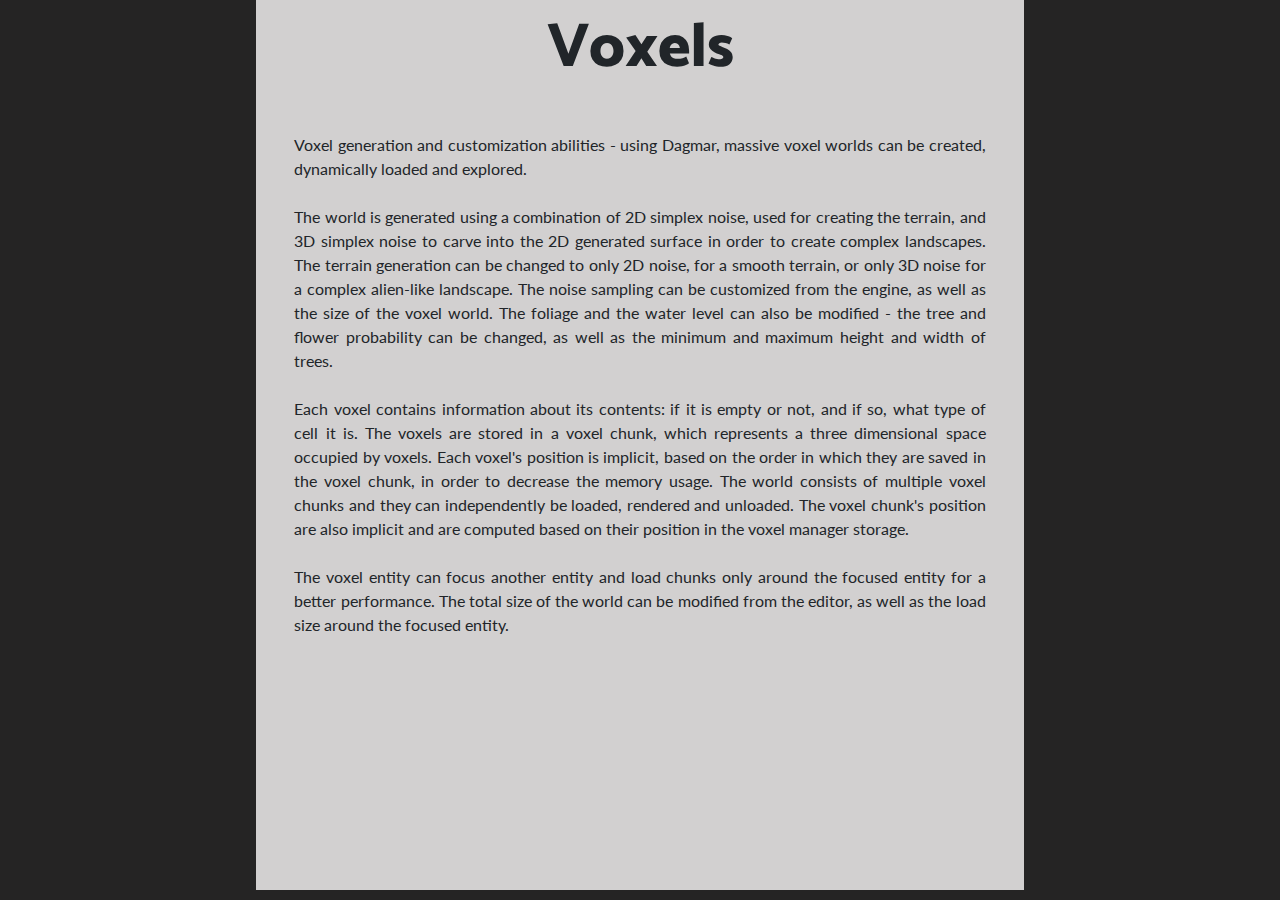
<file: Voxels.html>
<!DOCTYPE html><html><head><meta charset="utf-8"><meta name="viewport" content="width=device-width, initial-scale=1.0, shrink-to-fit=no"><title>dagmar_website</title><link rel="stylesheet" href="assets/bootstrap/css/bootstrap.min.css"><link rel="stylesheet" href="https://fonts.googleapis.com/css?family=Catamaran:100,200,300,400,500,600,700,800,900"><link rel="stylesheet" href="https://fonts.googleapis.com/css?family=Lato:100,100i,300,300i,400,400i,700,700i,900,900i"><link rel="stylesheet" href="https://fonts.googleapis.com/css?family=Archivo+Black"><link rel="stylesheet" href="https://fonts.googleapis.com/css?family=Armata"><link rel="stylesheet" href="https://cdnjs.cloudflare.com/ajax/libs/font-awesome/4.7.0/css/font-awesome.min.css"><link rel="stylesheet" href="assets/css/styles.min.css"></head><body style="color: rgb(33,37,41);"><section class="d-flex d-sm-flex d-md-flex d-lg-flex d-xl-flex justify-content-center justify-content-sm-center justify-content-md-center justify-content-lg-center" style="width: 100%;height: auto;background: #252424;color: rgb(33, 37, 41);padding-bottom: 10px;min-height: 100vh;"><div class="d-sm-flex d-md-flex flex-column align-items-sm-center justify-content-md-center justify-content-xl-start detail_page" style="background: rgb(210,208,208);padding-bottom: 0px;"><header class="d-flex d-sm-flex d-xl-flex justify-content-center justify-content-sm-center justify-content-xl-center align-items-xl-center" style="width: 100%;background: rgba(255,255,255,0);height: auto;position: relative;padding-top: 12px;"><h1 class="d-md-flex justify-content-md-center" style="font-size: 62px;">Voxels</h1></header><div class="d-flex d-sm-flex d-md-flex d-xl-flex flex-column align-items-center align-items-sm-center align-items-md-center justify-content-xl-start align-items-xl-center" style="width: 100%;padding-top: 10px;height: auto;padding-bottom: 10px;"><div class="d-sm-flex d-xl-flex justify-content-sm-center justify-content-xl-center align-items-xl-center" style="width: 90%;height: auto;padding-top: 29px;"><p class="text-justify" style="width: 100%;margin-bottom: 0px;">Voxel generation and customization abilities - using Dagmar, massive voxel worlds can be created, dynamically loaded and explored. <br><br>The world is generated using a combination of 2D simplex noise, used for creating the terrain, and 3D simplex noise to carve into the 2D generated surface in order to create complex landscapes. The terrain generation can be changed to only 2D noise, for a smooth terrain, or only 3D noise for a complex alien-like landscape. The noise sampling can be customized from the engine, as well as the size of the voxel world. The foliage and the water level can also be modified - the tree and flower probability can be changed, as well as the minimum and maximum height and width of trees.<br><br>Each voxel contains information about its contents: if it is empty or not, and if so, what type of cell it is. The voxels are stored in a voxel chunk, which represents a three dimensional space occupied by voxels. Each voxel's position is implicit, based on the order in which they are saved in the voxel chunk, in order to decrease the memory usage. The world consists of multiple voxel chunks and they can independently be loaded, rendered and unloaded. The voxel chunk's position are also implicit and are computed based on their position in the voxel manager storage.<br><br>The voxel entity can focus another entity and load chunks only around the focused entity for a better performance. The total size of the world can be modified from the editor, as well as the load size around the focused entity.<br></p></div></div></div></section><script src="https://cdnjs.cloudflare.com/ajax/libs/jquery/3.5.1/jquery.min.js"></script><script src="https://cdnjs.cloudflare.com/ajax/libs/twitter-bootstrap/4.6.0/js/bootstrap.bundle.min.js"></script></body></html>
</file>
<file: assets/css/styles.min.css>
.team-boxed {
  color: #313437;
  background-color: #eef4f7;
}

.team-boxed p {
  color: #7d8285;
}

.team-boxed h2 {
  font-weight: bold;
  margin-bottom: 40px;
  padding-top: 40px;
  color: inherit;
}

@media (max-width:767px) {
  .team-boxed h2 {
    margin-bottom: 25px;
    padding-top: 25px;
    font-size: 24px;
  }
}

.team-boxed .intro {
  font-size: 16px;
  max-width: 500px;
  margin: 0 auto;
}

.team-boxed .intro p {
  margin-bottom: 0;
}

.team-boxed .people {
  padding: 50px 0;
}

.team-boxed .item {
  text-align: center;
}

.team-boxed .item .box {
  text-align: center;
  padding: 30px;
  background-color: #fff;
  margin-bottom: 30px;
}

.team-boxed .item .name {
  font-weight: bold;
  margin-top: 28px;
  margin-bottom: 8px;
  color: inherit;
}

.team-boxed .item .title {
  text-transform: uppercase;
  font-weight: bold;
  color: #d0d0d0;
  letter-spacing: 2px;
  font-size: 13px;
}

.team-boxed .item .description {
  font-size: 15px;
  margin-top: 15px;
  margin-bottom: 20px;
}

.team-boxed .item img {
  max-width: 160px;
}

.team-boxed .social {
  font-size: 18px;
  color: #a2a8ae;
}

.team-boxed .social a {
  color: inherit;
  margin: 0 10px;
  display: inline-block;
  opacity: 0.7;
}

.team-boxed .social a:hover {
  opacity: 1;
}

@media (min-width: 576px) {
  .detail_page {
    width: 100%;
  }
}

@media (min-width: 768px) {
  element.style {
    width: 100%;
  }
}

@media (min-width: 768px) {
  element.style {
    width: 100%;
  }
}

@media (min-width: 1200px) {
  .detail_page {
    width: 60%;
  }
}

@media (min-width: 1200px) {
  .detail_page {
    width: 60%;
  }
}

.detail_page {
  background: #f4e4e4;
  padding-bottom: 77px;
}

@media (min-width: 992px) {
  .detail_page {
    width: 60%;
  }
}

.homepage_card {
  position: relative;
  transform: initial;
  perspective: initial;
  filter: initial;
}

.homepage_container:hover {
  box-shadow: 0px 0px 17px 1px rgb(217,217,217);
}

element.style: hover {
  a: #00A0C6;
  text-decoration: none;
  cursor: pointer;
}
</file>
